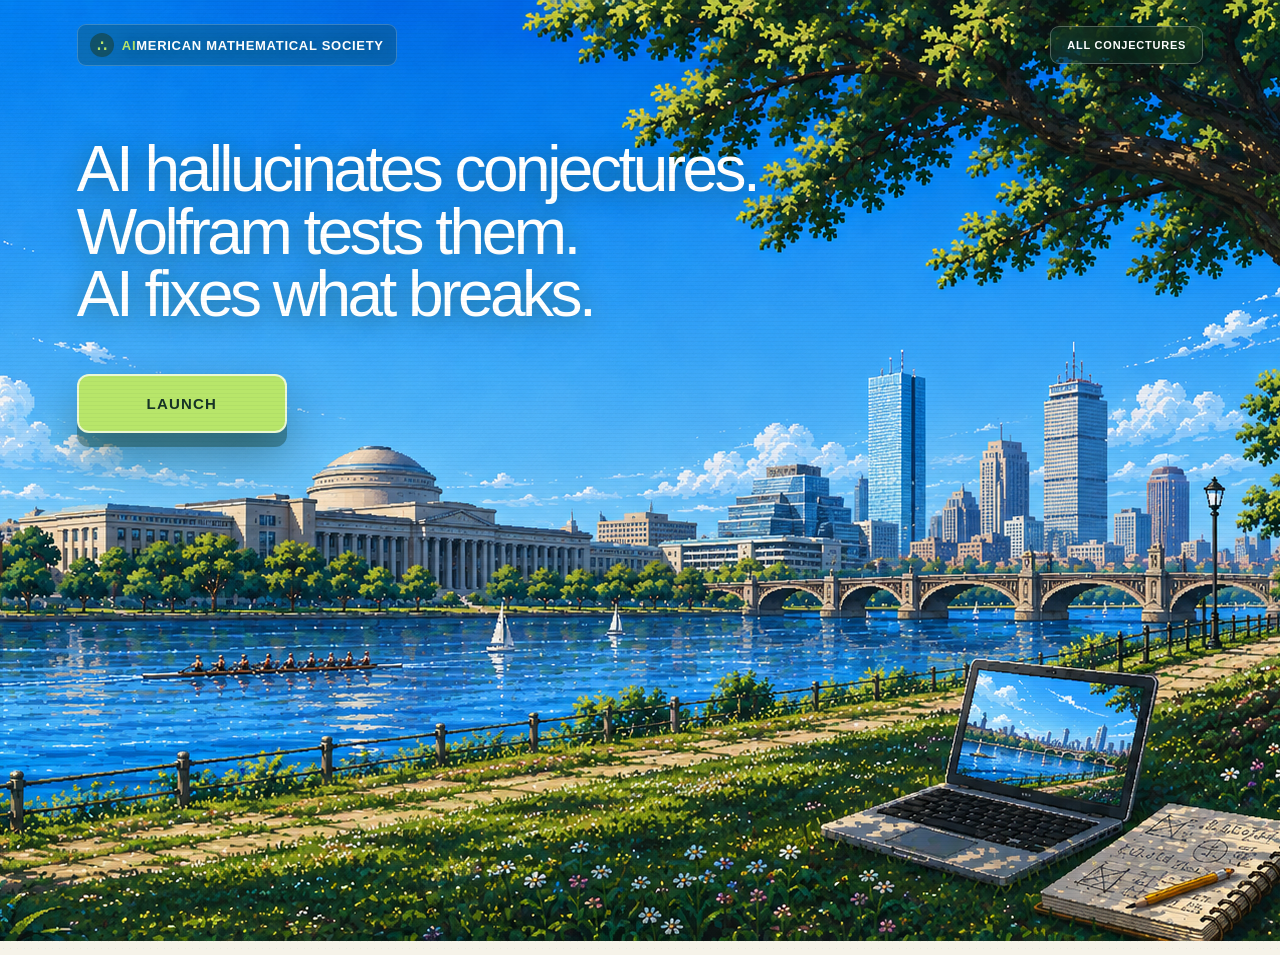
<file: static/index.html>
<!doctype html>
<html lang="en">
<head>
  <meta charset="utf-8">
  <meta name="viewport" content="width=device-width, initial-scale=1">
  <title>AImerican Mathematical Society</title>
  <link rel="icon" href="./favicon.svg" type="image/svg+xml">
  <link rel="stylesheet" href="./vendor/katex/katex.min.css">
  <link rel="stylesheet" href="./style.css">
</head>
<body>
  <div class="noise"></div>
  <main>
    <nav><a class="brand" href="./"><i>∴</i><span><strong>AI</strong>MERICAN MATHEMATICAL SOCIETY</span></a><a class="archive-link" href="./archive.html">ALL CONJECTURES</a></nav>
    <header>
      <h1><span>AI hallucinates conjectures.</span><br><em>Wolfram tests them.</em><br>AI fixes what breaks.</h1>
    </header>

    <section class="forge-grid">
      <form id="forge-form" class="console">
        <button id="ignite" class="ignite" type="submit">LAUNCH</button>
      </form>

      <section class="machine" aria-hidden="true"></section>
    </section>

    <section id="run" class="run hidden">
      <div class="run-head"><h2>Research session</h2><div><span id="cycle-label">Cycle 1</span><span id="usage-totals">0 AI tokens (Sol high) · 0 Wolfram MCP calls</span><span id="timer">00:00</span><button id="stop" type="button">STOP</button></div></div>
      <div id="agent-cards" class="agent-cards">
        <article data-agent="explorer"><div class="agent-card-head"><div class="agent-face-wrap"><img class="agent-face" src="./agent-explorer.png" alt="Pixel-art portrait of the Explorer"></div><div class="agent-identity"><b>EXPLORER</b><em>waiting</em></div></div><div class="meter"><i></i></div><small>0 AI tokens (Sol high) · 0 Wolfram MCP calls</small></article>
        <article data-agent="falsifier"><div class="agent-card-head"><div class="agent-face-wrap"><img class="agent-face" src="./agent-falsifier.png" alt="Pixel-art portrait of the Falsifier"></div><div class="agent-identity"><b>FALSIFIER</b><em>waiting</em></div></div><div class="meter"><i></i></div><small>0 AI tokens (Sol high) · 0 Wolfram MCP calls</small></article>
        <article data-agent="prover"><div class="agent-card-head"><div class="agent-face-wrap"><img class="agent-face" src="./agent-prover.png" alt="Pixel-art portrait of the Prover"></div><div class="agent-identity"><b>PROVER</b><em>waiting</em></div></div><div class="meter"><i></i></div><small>0 AI tokens (Sol high) · 0 Wolfram MCP calls</small></article>
        <article data-agent="kernel_referee"><div class="agent-card-head"><div class="agent-face-wrap"><img class="agent-face" src="./agent-kernel-referee.png" alt="Pixel-art portrait of the Kernel Referee"></div><div class="agent-identity"><b>KERNEL REFEREE</b><em>waiting</em></div></div><div class="meter"><i></i></div><small>0 AI tokens (Sol high) · 0 Wolfram MCP calls</small></article>
      </div>
      <div class="research-brief" aria-live="polite">
        <strong id="research-stage">Exploring</strong>
        <p id="research-brief">Choosing a mathematical direction…</p>
      </div>
      <div id="log" class="log"></div>
    </section>

    <section id="result" class="result hidden">
      <div class="chapter proposed"><div class="number">I</div><article><div class="tag">PROPOSED</div><h2 id="conjecture"></h2><p id="plain-summary" class="explainer"></p><p id="definition" class="formula"></p><details><summary>Wolfram evidence</summary><div id="evidence" class="math-list"></div></details></article></div>
      <div class="chapter destroyed"><div class="number">II</div><article><div id="falsifier-tag" class="tag">DESTROYED</div><h2 id="counterexample"></h2><details><summary>Attack coverage</summary><p id="falsifier-coverage"></p><div id="falsifier-math" class="math-list"></div></details></article></div>
      <div class="chapter repaired"><div class="number">III</div><article><div class="tag">REPAIRED</div><h2 id="repair"></h2><details><summary>Proof and checks</summary><ol id="proof"></ol><div id="proof-math" class="math-list"></div></details></article></div>
      <div id="certificate" class="certificate"><details><summary>Wolfram certificate</summary><code id="cert-expression"></code></details><strong id="cert-status">—</strong></div>
      <button id="again" class="again">NEW SESSION</button>
    </section>
    <section id="error" class="error hidden"></section>
  </main>
  <script src="./vendor/katex/katex.min.js"></script>
  <script src="./app.js"></script>
</body>
</html>
</file>
<file: static/style.css>
:root{
  --ink:#173126;--muted:#607269;--cream:#f6f3e9;--white:#fffdf7;
  --glass:rgba(25,62,48,.58);--glass-line:rgba(255,255,255,.28);
  --green:#b8e66a;--deep:#173d2e;--red:#e76f59;--blue:#66ade8;
  --paper:#fffdf6;--paper-line:rgba(87,133,154,.105);--paper-edge:rgba(45,67,56,.12);
}
*{box-sizing:border-box}
html{background:var(--cream)}
body{margin:0;color:var(--ink);background-color:var(--cream);background-image:radial-gradient(rgba(40,75,57,.055) .7px,transparent .7px);background-size:7px 7px;font-family:Inter,ui-sans-serif,-apple-system,BlinkMacSystemFont,"Segoe UI",sans-serif}
.noise{position:absolute;z-index:1;inset:0 0 auto;height:941px;pointer-events:none;opacity:.035;background:repeating-linear-gradient(0deg,transparent 0 3px,#102f22 3px 4px)}
main{position:relative;width:100%;margin:0;padding:0 0 100px;isolation:isolate}
main:before{content:"";position:absolute;z-index:-1;inset:0 0 auto;height:941px;background:#5aa9e8 url("./hero-mit-harvard-v2.png") center top/cover no-repeat}
nav{width:min(1420px,88vw);height:90px;margin:auto;display:flex;align-items:center;justify-content:space-between;color:white;font-size:14px;border:0;text-shadow:0 1px 12px #16433166}
nav>.archive-link{padding:12px 16px;border:1px solid var(--glass-line);border-radius:9px;color:white;background:rgba(21,59,45,.32);backdrop-filter:blur(12px);font-size:11px;font-weight:700;letter-spacing:.07em;text-decoration:none}
.brand{display:inline-flex;align-items:center;gap:8px;padding:8px 12px;color:white;background:rgba(24,61,45,.28);border:1px solid rgba(255,255,255,.2);border-radius:9px;backdrop-filter:blur(10px);font:650 13px/1 Inter,ui-sans-serif,-apple-system,BlinkMacSystemFont,"Segoe UI",sans-serif;letter-spacing:.055em;text-decoration:none;white-space:nowrap}.brand strong{font-weight:800;color:var(--green)}.brand i{display:inline-grid;place-items:center;flex:0 0 24px;width:24px;height:24px;border-radius:50%;color:var(--green);background:rgba(25,62,48,.58);font-size:15px;font-style:normal;letter-spacing:0}
header{width:min(1420px,88vw);margin:0 auto;padding:48px 0 24px}
h1{max-width:960px;margin:0;color:white;font-size:clamp(46px,5vw,76px);font-weight:430;line-height:.98;letter-spacing:-.055em;text-transform:none;text-shadow:0 3px 24px #17422d88}
h1>span{white-space:nowrap}
h1 em{color:white;font-style:normal}
.forge-grid{width:min(1420px,88vw);min-height:505px;margin:auto;display:grid;grid-template-columns:.72fr 1.28fr;border:0;background:transparent;box-shadow:none}
.console{display:flex;align-items:flex-start;justify-content:flex-start;padding:24px 0;border:0;background:transparent}
.ignite{width:auto;min-width:210px;margin:0;padding:20px 32px;border:2px solid rgba(255,255,255,.72);border-radius:12px;color:#163326;background:var(--green);box-shadow:0 14px 0 rgba(20,58,42,.38),0 24px 46px rgba(13,45,32,.38);font:800 15px/1 Inter,ui-sans-serif,-apple-system,BlinkMacSystemFont,"Segoe UI",sans-serif;letter-spacing:.08em;cursor:pointer;transition:transform .18s,box-shadow .18s,background .18s}
.ignite:hover{transform:translateY(-3px);background:#c9f27e;box-shadow:0 16px 0 rgba(20,58,42,.38),0 30px 52px rgba(13,45,32,.44)}.ignite:focus-visible{outline:3px solid white;outline-offset:4px}.ignite:active{transform:translateY(4px);box-shadow:0 7px 0 rgba(20,58,42,.38),0 16px 30px rgba(13,45,32,.34)}.ignite:disabled{opacity:.6;cursor:wait}
.machine{position:relative;min-height:505px;overflow:visible;background:none}
.machine:before,.machine:after{display:none}
.hidden{display:none!important}
.run,.result,.error{width:min(1100px,calc(100% - 32px));margin:70px auto 0;border:1px solid var(--paper-edge);border-radius:18px;background-color:rgba(255,253,246,.97);background-image:repeating-linear-gradient(to bottom,transparent 0,transparent 27px,var(--paper-line) 28px);box-shadow:0 2px 0 rgba(255,255,255,.8) inset,0 24px 70px rgba(23,49,38,.14);overflow:hidden}
.run{padding:28px;scroll-margin-top:20px}
.run-head{display:flex;justify-content:space-between;align-items:center;padding-bottom:16px;border-bottom:1px solid rgba(48,81,65,.13)}.run h2{margin:0;font-family:Georgia,serif;font-size:25px;font-weight:520;letter-spacing:-.025em}.run-head>div{display:flex;align-items:center;gap:14px}.run-head span{color:var(--muted);font-size:12px}.run-head #timer{font-variant-numeric:tabular-nums;font-size:14px}
.run-head button{padding:8px 11px;border:1px solid #e4d8d0;border-radius:7px;background:#fff7f2;color:#a34a3b;font:650 10px sans-serif;cursor:pointer}.run-head button:disabled{opacity:.55}
.agent-cards{display:grid;grid-template-columns:repeat(4,1fr);gap:10px;margin:24px 0;background:none;border:0}.agent-cards article{min-width:0;padding:12px;border:1px solid #dfe5dc;border-radius:12px;background:rgba(255,255,252,.91);box-shadow:0 4px 14px rgba(42,70,55,.045);transition:border-color .2s,background .2s,box-shadow .2s}.agent-card-head{display:flex;align-items:center;gap:11px;min-width:0}.agent-face-wrap{position:relative;flex:0 0 68px;width:68px;height:68px;overflow:hidden;border:2px solid rgba(70,100,83,.18);border-radius:50%;background:radial-gradient(circle at 48% 28%,#f7f2d8 0 35%,#b9d88c 70%,#76acd0 100%);box-shadow:0 3px 0 rgba(34,65,49,.1)}.agent-face{display:block;width:100%;height:100%;object-fit:cover;object-position:center 18%;transform:scale(1.34);transform-origin:50% 24%;image-rendering:auto}.agent-identity{min-width:0}.agent-cards b,.agent-cards em,.agent-cards small{display:block}.agent-cards b{margin:0 0 5px;font-size:11px;line-height:1.15}.agent-cards em{color:var(--muted);font-size:10px;font-style:normal}.agent-cards small{margin-top:8px;color:#95a29b;font-size:9px;line-height:1.35}.agent-cards article.active{background:#f6faef;border-color:#a9ce65;box-shadow:0 0 0 3px rgba(184,230,106,.16),0 7px 20px rgba(42,70,55,.08)}.agent-cards article.active .agent-face-wrap{border-color:#91c352;box-shadow:0 0 0 3px rgba(145,195,82,.18)}.agent-cards article.done .agent-face-wrap{border-color:#6d9e4a}.agent-cards article.failed .agent-face-wrap{border-color:var(--red);box-shadow:0 0 0 3px rgba(231,111,89,.14)}
.meter{height:3px;margin-top:14px;overflow:hidden;border-radius:3px;background:#e5ebe3}.meter i{display:block;width:0;height:100%;background:#91c352}.agent-cards article.active .meter i{width:48%;animation:load 1.2s ease-in-out infinite alternate}.agent-cards article.done .meter i{width:100%;animation:none}.agent-cards article.failed .meter i{width:100%;background:var(--red)}@keyframes load{to{width:88%}}
.research-brief{display:grid;grid-template-columns:auto 1fr;align-items:start;gap:14px;margin:0 0 14px;padding:15px 17px;border:1px solid #dce4db;border-radius:10px;background:#fffdf7;box-shadow:0 5px 18px rgba(42,70,55,.045)}.research-brief strong{margin-top:4px;padding:5px 8px;border-radius:5px;color:#436128;background:#eaf5d8;font-size:9px;letter-spacing:.09em;text-transform:uppercase;white-space:nowrap}.research-brief p{margin:0;color:#29493a;font:17px/1.45 "Noteworthy","Bradley Hand","Segoe Print","Chalkboard SE",Georgia,serif;overflow-wrap:anywhere;white-space:pre-line}
.log{--rule:30px;--log-rule-color:rgba(87,133,154,.14);height:340px;overflow:auto;padding:14px 18px;border:1px solid #dce4db;border-radius:10px;background:#f8faf5}.log p{min-height:var(--rule);margin:0;padding:0 0 var(--rule);border:0;background-image:linear-gradient(to bottom,transparent calc(var(--rule) - 1px),var(--log-rule-color) calc(var(--rule) - 1px),var(--log-rule-color) var(--rule));background-position:0 0;background-repeat:repeat-y;background-size:100% var(--rule);color:#61736a;font:15px/var(--rule) "Noteworthy","Bradley Hand","Segoe Print","Chalkboard SE",cursive;letter-spacing:.012em;white-space:pre-wrap;overflow-wrap:anywhere;word-break:break-word}.log time{display:inline-block;width:90px;color:#9aa69f;vertical-align:top;font:12px/var(--rule) "Noteworthy","Bradley Hand","Segoe Print","Chalkboard SE",cursive;letter-spacing:.012em}.log .hot{color:#244c38;font-weight:inherit}.log .technical{color:#61736a}.log .technical time{font-size:12px}
.chapter{display:grid;grid-template-columns:96px 1fr;border-bottom:1px solid #dfe5dc}.chapter .number{display:grid;place-items:center;border-right:1px solid rgba(205,104,88,.22);color:#bdc9c1;background:rgba(255,250,239,.36);font:46px Georgia,serif}.chapter article{padding:40px 46px}.tag{color:#729f3d;font-size:10px;font-weight:700;letter-spacing:.13em}.destroyed .tag{color:var(--red)}
.chapter h2{margin:12px 0;color:var(--ink);font:500 clamp(27px,4vw,46px)/1.1 Georgia,serif;letter-spacing:-.025em}.chapter p,.chapter li{color:#63746b;line-height:1.6}
.katex{font-size:1.04em}.chapter h2 .katex{font-size:.94em}.chapter li .katex,.chapter p .katex{color:#43594d}.katex-display{margin:.75em 0;overflow-x:auto;overflow-y:hidden}
.chapter .explainer{max-width:720px;margin:14px 0 18px;color:#4e6257;font-size:15px;line-height:1.65}
.chapter .formula{display:inline-block;margin:5px 0 0;padding:9px 12px;border-radius:6px;background:#edf5de;color:#456524;font:600 14px/1.45 ui-monospace,SFMono-Regular,monospace}
.chapter details{margin-top:20px;padding-top:14px;border-top:1px solid #e4e8e1}.chapter summary,.certificate summary{color:#87938c;font-size:9px;font-weight:700;letter-spacing:.1em;text-transform:uppercase;cursor:pointer}
.math-list{display:grid;gap:8px;margin-top:14px}.math{padding:13px;border-left:3px solid #a8d063;border-radius:4px;background:#f6f8f3;overflow:auto}.destroyed .math{border-color:var(--red)}.math code{display:block;color:#405148;font:10px/1.55 ui-monospace,SFMono-Regular,monospace;white-space:pre-wrap}.math small{color:#7c8b82;font-size:9px}
.certificate{padding:24px 40px;display:flex;align-items:center;justify-content:space-between;gap:30px;background:#eaf5d8}.certificate details{max-width:80%}.certificate code{display:block;margin-top:12px;color:#607056;font:11px ui-monospace,SFMono-Regular,monospace;white-space:pre-wrap}.certificate strong{color:#4f742d;font-size:15px}.certificate.fail{background:#fff0eb}.certificate.fail strong{color:var(--red)}
.again{margin:22px 40px;padding:11px 15px;border:1px solid #dfe4dc;border-radius:8px;background:white;color:var(--ink);font:600 11px sans-serif;cursor:pointer}.error{padding:24px;color:#a44234;background:#fff1ec}
@media(prefers-reduced-motion:reduce){*,*:before,*:after{animation-duration:.01ms!important;animation-iteration-count:1!important;scroll-behavior:auto!important}}
@media(max-width:800px){
  .noise{height:860px}main:before{height:860px;background-position:62% top}nav{width:90vw;height:70px}nav>.archive-link{padding:9px 10px;font-size:8px}.brand{font-size:11px;letter-spacing:.035em}
  header{width:90vw;padding:48px 0 24px}h1{font-size:clamp(42px,12vw,62px);max-width:560px}h1>span{white-space:normal}
  .forge-grid{width:90vw;grid-template-columns:1fr;min-height:500px}.console{padding:18px 0}.ignite{min-width:190px;padding:18px 28px}
  .machine{min-height:310px}
  .run,.result,.error{margin-top:36px}.agent-cards{grid-template-columns:1fr 1fr}.agent-face-wrap{flex-basis:60px;width:60px;height:60px}.research-brief{grid-template-columns:1fr;gap:8px}.research-brief strong{justify-self:start}.chapter{grid-template-columns:52px 1fr}.chapter .number{font-size:28px}.chapter article{padding:26px 22px}.certificate{align-items:flex-start;flex-direction:column;padding:24px}
}
@media(max-width:470px){.agent-cards{grid-template-columns:1fr}.agent-face-wrap{flex-basis:66px;width:66px;height:66px}}
</file>
